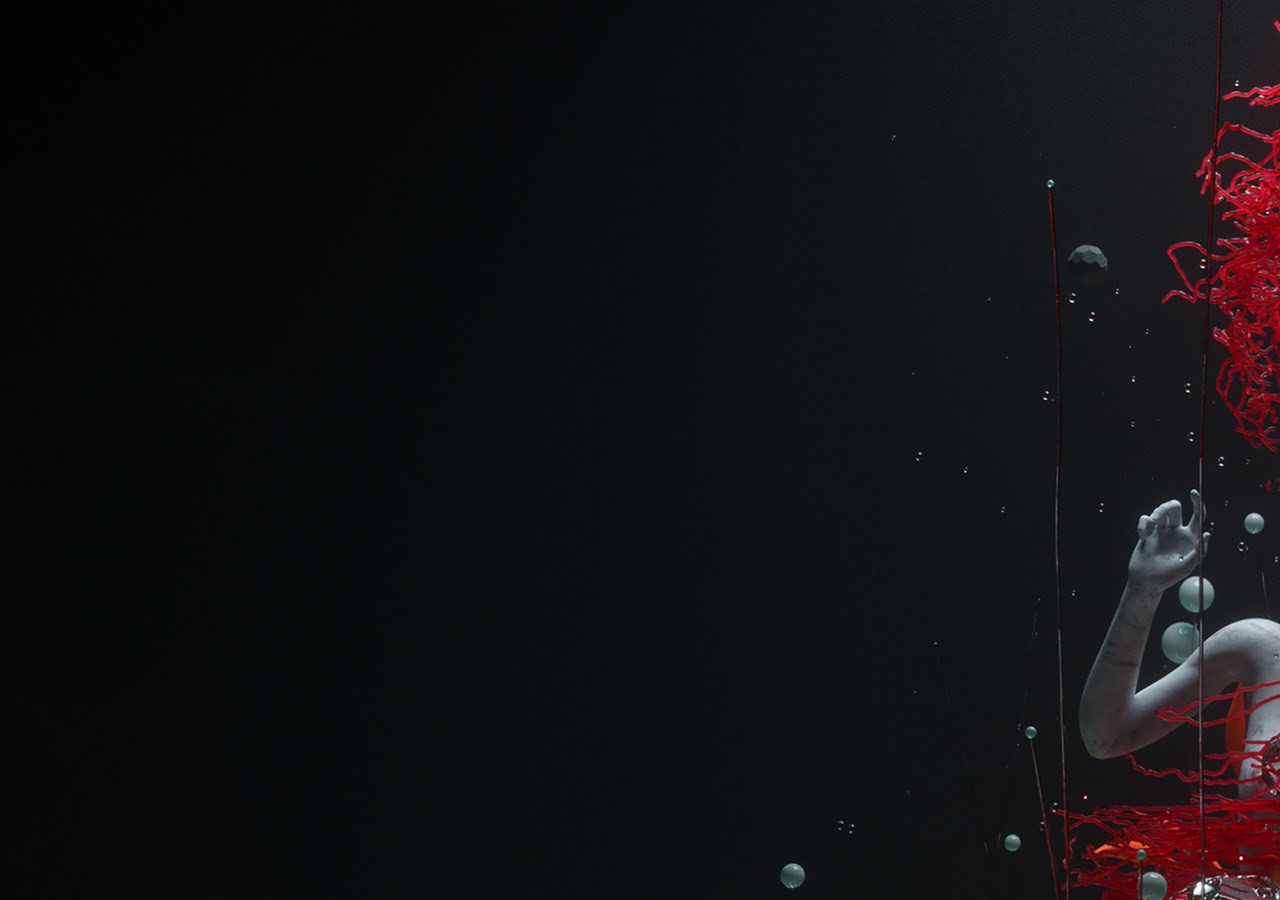
<file: index.html>
<!DOCTYPE html>
<html lang="en">

<head>
    <meta charset="UTF-8">
    <meta http-equiv="X-UA-Compatible" content="IE=edge">
    <meta name="viewport" content="width=device-width, initial-scale=1.0">
    <link rel="stylesheet" href="index.css">
    <link rel="preconnect" href="https://fonts.googleapis.com">
    <link rel="preconnect" href="https://fonts.gstatic.com" crossorigin>
    <link href="https://fonts.googleapis.com/css2?family=Comfortaa:wght@300&family=Syne+Tactile&display=swap"
        rel="stylesheet">
    <title>my website</title>
</head>

<body>
    <div class="obj">
        <div class="profile crl"></div>
        <div class="i">
            Rajanand J
            <br>
            <div id="interest">
                Robotics
                <br>
                AI
                <br>
                OS
                <br>
                Cloud
                <br>
                Mechanics
                <br>
                Science
                <br>
                Exploration
            </div>
        </div>
</body>
<script src="art.js"></script>
<script src="index.js"></script>

</html>
</file>
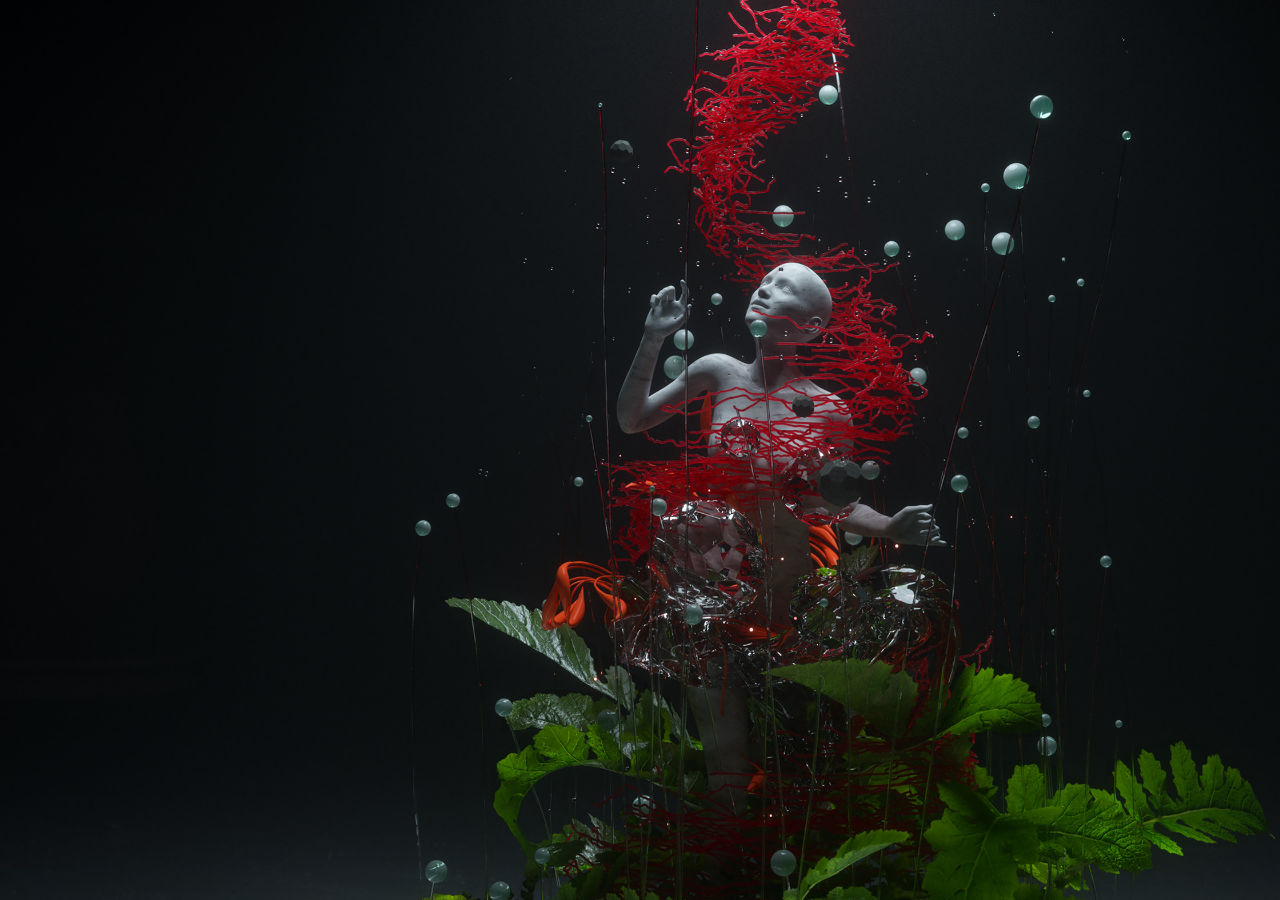
<file: nuhro.html>
<!DOCTYPE html>
<html lang="en">
<head>
    <meta charset="UTF-8">
    <meta http-equiv="X-UA-Compatible" content="IE=edge">
    <meta name="viewport" content="width=device-width, initial-scale=1.0">
    <title>Document</title>
</head>
<style>
    body{
        background-image: url('RGX8wjUFTNLm2vxf.png');
        background-size: cover;
    }
    .plc{
        position: fixed;
        top: 0;
        left: 0;
        bottom: 0;
        right: 0;
        width: 100%;
        height:100%;
        background-image: url('RGX8wjUFTNLm2vxf.png');
        background-size: cover;
    }
</style>
<body>
    <audio autoplay loop>
        <source src="TxJdLVlwKgZebdqt.mp3" type="audio/mp3">
    </audio>
    <div class="plc"></div>
</body>
</html>
</file>
<file: index.css>
body,html{
    margin: 0;
    padding: 0;
}
body{
    background-color: rgb(231, 233, 235);
    font-family: 'Syne Tactile', cursive;
    background-image: url('RGX8wjUFTNLm2vxf.png');
}
.top-nav{
    position: fixed;
    top: 0;
    bottom: 0;
    left: 0;
    right: 0;
    height: 70px;
    width: 100%;
    background-color: rgb(196, 195, 195);
    border-bottom-left-radius: 20px;
    border-bottom-right-radius: 20px;
}
.obj{
    display: none;
    position: fixed;
    padding: 20px;
    width: fit-content;
    background-color: rgb(32, 31, 31);
    border-radius: 50%;
    animation-name: flow;
    animation-duration: 3s;
    animation-fill-mode: forwards;
    text-align: center;
    box-shadow: 2px 2px 2px 2px rgba(116, 116, 151, 0.2);
}

.i{
    display: none;
    font-size: 40px;
    color: rgb(56, 56, 56);
    font-weight: 700;
}
#interest{
    font-family: 'Comfortaa', cursive;
    text-align: start;
    margin-left: 10px;
}
@keyframes flow{
    0% {top: 0vh;left: 0vw;}
    25% {top: 50vh;}
    50% {top: 70vh;left: 48vw;width: 0px;height: 0px;border-radius: 50%;}
    100% {top:20vh;left: 37vw;width:350px;height: 500px;border-radius: 20px;}
}
@keyframes flow1{
    0%{padding: 0px;}
    70%{padding: 0px;}
    100%{padding: 50px;}
}
@keyframes flow2{
    0%{opacity: 0%;}
    100%{opacity: 100%;}
}
@keyframes flow3{
    0%{background-color: aliceblue;}
    100%{background-color: rgb(48, 47, 47);}
}

.profile{
    width: fit-content;
    background-color: coral;
    background-image: url('assets/pp.jpg');
    background-size: cover;
}

.crl{
    border-radius: 50%;
}
</file>
